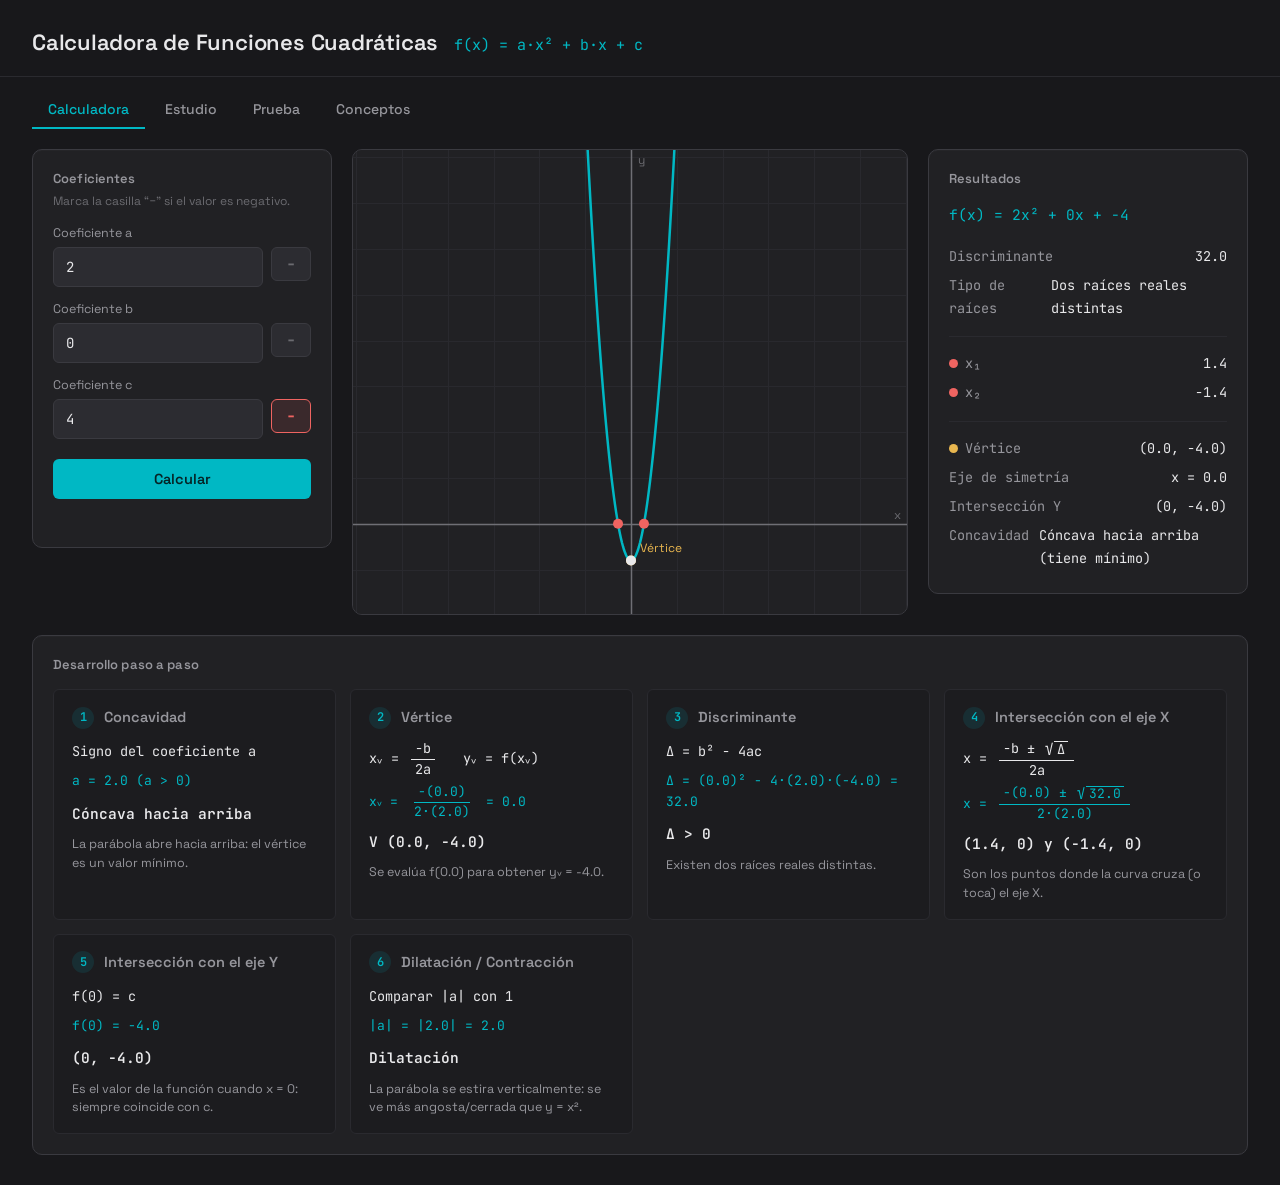
<file: AppSammy/index.html>
<!DOCTYPE html>
<html lang="es">
<head>
  <meta charset="UTF-8" />
  <meta name="viewport" content="width=device-width, initial-scale=1.0" />
  <title>Calculadora de Funciones Cuadráticas</title>

  <link rel="preconnect" href="https://fonts.googleapis.com" />
  <link href="https://fonts.googleapis.com/css2?family=Space+Grotesk:wght@400;500;600;700&family=JetBrains+Mono:wght@400;500;600&display=swap" rel="stylesheet" />

  <link rel="stylesheet" href="css/theme.css" />
  <link rel="stylesheet" href="css/layout.css" />
</head>
<body>
  <div class="page">

    <header class="site-header">
      <h1 class="site-header__title">Calculadora de Funciones Cuadráticas</h1>
      <span class="site-header__formula">f(x) = a·x² + b·x + c</span>
    </header>

    <nav class="mode-tabs">
      <button class="mode-tab active" id="tab-calculadora" data-modo="calculadora">Calculadora</button>
      <button class="mode-tab" id="tab-estudio" data-modo="estudio">Estudio</button>
      <button class="mode-tab" id="tab-prueba" data-modo="prueba">Prueba</button>
      <button class="mode-tab" id="tab-conceptos" data-modo="conceptos">Conceptos</button>
    </nav>

    <main class="workspace" id="workspace">

      <!-- Panel de entrada -->
      <section class="panel" id="panel-entrada">
        <h2 class="panel__title">Coeficientes</h2>
        <p class="panel__hint">Marca la casilla “−” si el valor es negativo.</p>

        <div class="field">
          <label for="input-a">Coeficiente a</label>
          <div class="field-row">
            <input type="text" id="input-a" inputmode="decimal" value="2" />
            <label class="signo-toggle" title="Marcar si es negativo">
              <input type="checkbox" id="input-a-neg" />
              <span class="signo-toggle__box">−</span>
            </label>
          </div>
        </div>

        <div class="field">
          <label for="input-b">Coeficiente b</label>
          <div class="field-row">
            <input type="text" id="input-b" inputmode="decimal" value="0" />
            <label class="signo-toggle" title="Marcar si es negativo">
              <input type="checkbox" id="input-b-neg" />
              <span class="signo-toggle__box">−</span>
            </label>
          </div>
        </div>

        <div class="field">
          <label for="input-c">Coeficiente c</label>
          <div class="field-row">
            <input type="text" id="input-c" inputmode="decimal" value="4" />
            <label class="signo-toggle" title="Marcar si es negativo">
              <input type="checkbox" id="input-c-neg" checked />
              <span class="signo-toggle__box">−</span>
            </label>
          </div>
        </div>

        <button class="btn-calcular" id="btn-calcular">Calcular</button>
        <div class="input-error" id="input-error"></div>
      </section>

      <!-- Panel de gráfica -->
      <section class="panel graph-panel" id="panel-grafica">
        <canvas id="grafica"></canvas>
      </section>

      <!-- Panel de resultados -->
      <section class="panel" id="panel-resultados">
        <h2 class="panel__title">Resultados</h2>
        <div id="resultados-contenido" class="result-placeholder">
          Ingresa los coeficientes y presiona Calcular.
        </div>
      </section>

      <!-- Panel de desarrollo paso a paso -->
      <section class="panel" id="panel-pasos">
        <h2 class="panel__title">Desarrollo paso a paso</h2>
        <div id="pasos-contenido" class="result-placeholder">
          El desarrollo paso a paso aparecerá aquí.
        </div>
      </section>

      <!-- Panel del modo Estudio (guía interactiva) -->
      <section class="panel" id="panel-estudio">
        <h2 class="panel__title">Estudio guiado</h2>
        <div id="estudio-contenido" class="result-placeholder">
          Presiona Calcular y luego cambia a la pestaña Estudio para practicar.
        </div>
      </section>

      <!-- Panel del modo Prueba (examen cronometrado) -->
      <section class="panel" id="panel-prueba">
        <div id="prueba-contenido"></div>
      </section>

      <!-- Panel del modo Conceptos (glosario) -->
      <section class="panel" id="panel-conceptos">
        <h2 class="panel__title">Conceptos</h2>
        <div id="conceptos-contenido"></div>
      </section>

    </main>
  </div>

  <!-- ===== model ===== -->
  <script src="js/model/QuadraticFunction.js"></script>

  <!-- ===== data ===== -->
  <script src="js/data/FormatoMatematico.js"></script>
  <script src="js/data/ResultadoCalculo.js"></script>
  <script src="js/data/CalculadoraCuadratica.js"></script>
  <script src="js/data/GeneradorPasos.js"></script>
  <script src="js/data/GeneradorEjercicios.js"></script>
  <script src="js/data/GeneradorPool.js"></script>
  <script src="js/data/Conceptos.js"></script>

  <!-- ===== ui ===== -->
  <script src="js/ui/GraphPanel.js"></script>
  <script src="js/ui/InputPanel.js"></script>
  <script src="js/ui/ResultPanel.js"></script>
  <script src="js/ui/StepsPanel.js"></script>
  <script src="js/ui/PreguntaWidget.js"></script>
  <script src="js/ui/EstudioPanel.js"></script>
  <script src="js/ui/PruebaPanel.js"></script>
  <script src="js/ui/ConceptosPanel.js"></script>

  <!-- ===== app ===== -->
  <script src="js/app/main.js"></script>
</body>
</html>
</file>
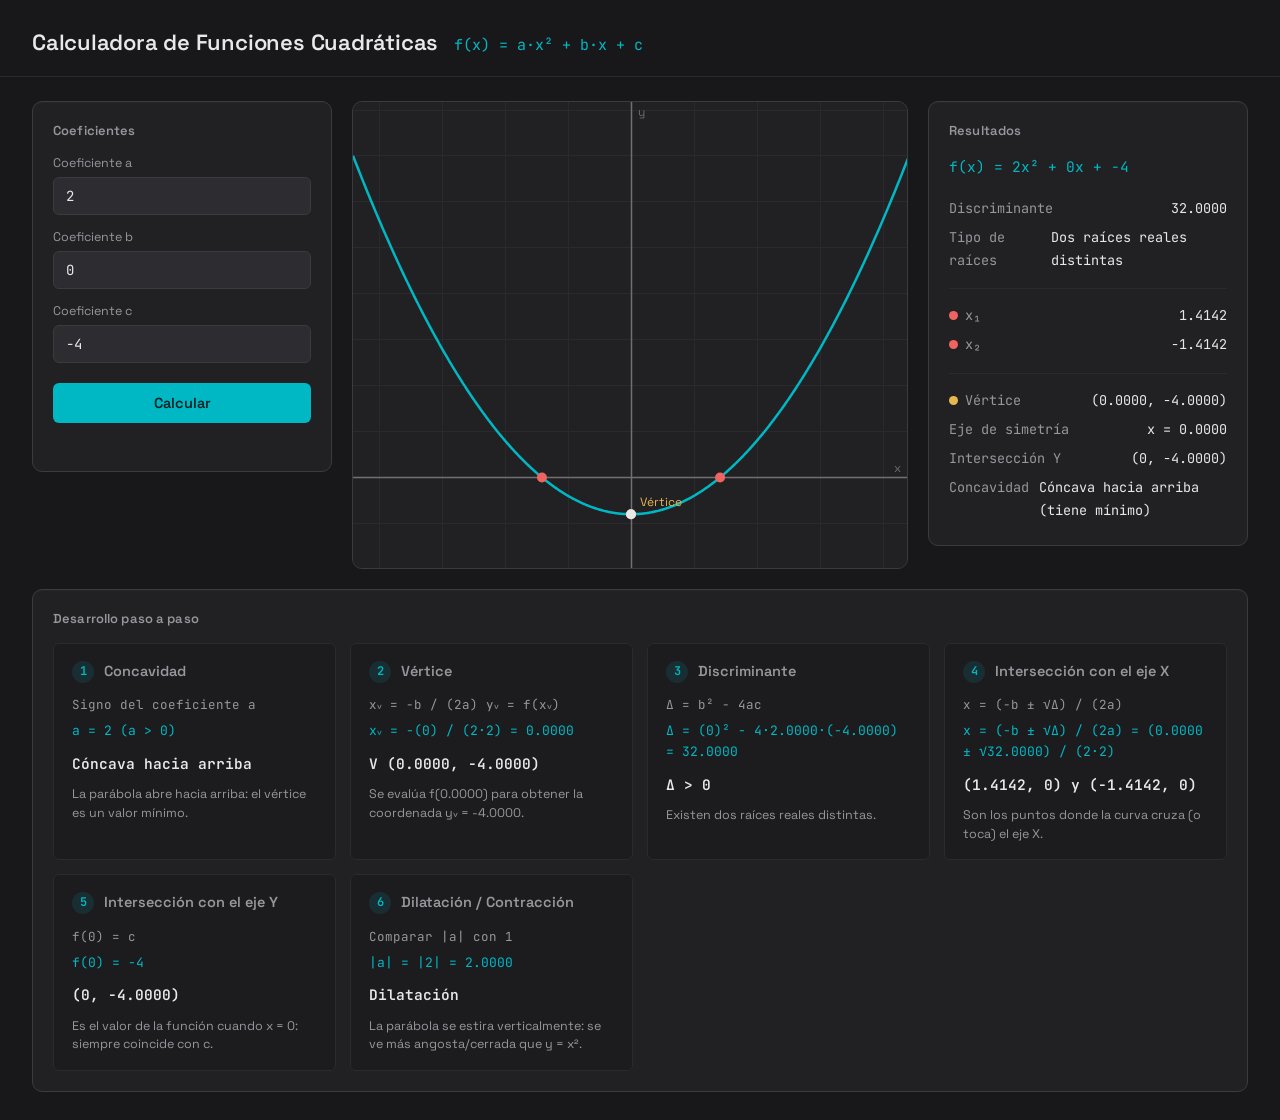
<file: QuadraticWebApp (1)/QuadraticWebApp/index.html>
<!DOCTYPE html>
<html lang="es">
<head>
  <meta charset="UTF-8" />
  <meta name="viewport" content="width=device-width, initial-scale=1.0" />
  <title>Calculadora de Funciones Cuadráticas</title>

  <link rel="preconnect" href="https://fonts.googleapis.com" />
  <link href="https://fonts.googleapis.com/css2?family=Space+Grotesk:wght@400;500;600;700&family=JetBrains+Mono:wght@400;500;600&display=swap" rel="stylesheet" />

  <link rel="stylesheet" href="css/theme.css" />
  <link rel="stylesheet" href="css/layout.css" />
</head>
<body>
  <div class="page">

    <header class="site-header">
      <h1 class="site-header__title">Calculadora de Funciones Cuadráticas</h1>
      <span class="site-header__formula">f(x) = a·x² + b·x + c</span>
    </header>

    <main class="workspace">

      <!-- Panel de entrada -->
      <section class="panel" id="panel-entrada">
        <h2 class="panel__title">Coeficientes</h2>

        <div class="field">
          <label for="input-a">Coeficiente a</label>
          <input type="text" id="input-a" inputmode="decimal" value="2" />
        </div>

        <div class="field">
          <label for="input-b">Coeficiente b</label>
          <input type="text" id="input-b" inputmode="decimal" value="0" />
        </div>

        <div class="field">
          <label for="input-c">Coeficiente c</label>
          <input type="text" id="input-c" inputmode="decimal" value="-4" />
        </div>

        <button class="btn-calcular" id="btn-calcular">Calcular</button>
        <div class="input-error" id="input-error"></div>
      </section>

      <!-- Panel de gráfica -->
      <section class="panel graph-panel" id="panel-grafica">
        <canvas id="grafica"></canvas>
      </section>

      <!-- Panel de resultados -->
      <section class="panel" id="panel-resultados">
        <h2 class="panel__title">Resultados</h2>
        <div id="resultados-contenido" class="result-placeholder">
          Ingresa los coeficientes y presiona Calcular.
        </div>
      </section>

      <!-- Panel de desarrollo paso a paso -->
      <section class="panel" id="panel-pasos">
        <h2 class="panel__title">Desarrollo paso a paso</h2>
        <div id="pasos-contenido" class="result-placeholder">
          El desarrollo paso a paso aparecerá aquí.
        </div>
      </section>

    </main>
  </div>

  <!-- ===== model ===== -->
  <script src="js/model/QuadraticFunction.js"></script>

  <!-- ===== data ===== -->
  <script src="js/data/ResultadoCalculo.js"></script>
  <script src="js/data/CalculadoraCuadratica.js"></script>
  <script src="js/data/GeneradorPasos.js"></script>

  <!-- ===== ui ===== -->
  <script src="js/ui/GraphPanel.js"></script>
  <script src="js/ui/InputPanel.js"></script>
  <script src="js/ui/ResultPanel.js"></script>
  <script src="js/ui/StepsPanel.js"></script>

  <!-- ===== app ===== -->
  <script src="js/app/main.js"></script>
</body>
</html>
</file>
<file: AppSammy/css/theme.css>
/* =======================================================
   theme.css
   Punto único de definición visual del sistema (paleta,
   tipografías, radios). Equivalente web de DarkTheme.java:
   ninguna otra hoja de estilos debe declarar colores propios.
   ======================================================= */

:root {
  --bg-primary: #18181b;
  --bg-panel: #212124;
  --bg-panel-alt: #1c1c1f;
  --bg-field: #2c2c31;
  --border: #3a3a40;
  --border-soft: #2a2a2f;

  --text-primary: #e8e8ea;
  --text-secondary: #96969c;
  --text-dim: #6b6b70;

  --accent: #00b8c4;
  --accent-hover: #1fd0dc;
  --accent-soft: rgba(0, 184, 196, 0.12);
  --accent-ink: #052426;

  --red: #ef6461;
  --red-soft: rgba(239, 100, 97, 0.12);
  --yellow: #e8b64f;

  --grid-line: #29292e;
  --axis-line: #6f6f75;

  --font-display: 'Space Grotesk', 'Segoe UI', sans-serif;
  --font-mono: 'JetBrains Mono', 'Consolas', monospace;

  --radius-sm: 6px;
  --radius-md: 10px;

  --shadow-panel: 0 1px 0 rgba(255, 255, 255, 0.02) inset;
}

* {
  box-sizing: border-box;
}

html, body {
  margin: 0;
  padding: 0;
  background: var(--bg-primary);
  color: var(--text-primary);
  font-family: var(--font-display);
}

::selection {
  background: var(--accent-soft);
  color: var(--text-primary);
}

:focus-visible {
  outline: 2px solid var(--accent);
  outline-offset: 2px;
}
</file>
<file: AppSammy/css/layout.css>
/* =======================================================
   layout.css
   Estructura de página y estilos de componentes concretos.
   Usa exclusivamente las variables definidas en theme.css.
   ======================================================= */

.page {
  min-height: 100vh;
  display: flex;
  flex-direction: column;
}

/* ---------- Encabezado ---------- */

.site-header {
  padding: 28px 32px 20px;
  border-bottom: 1px solid var(--border-soft);
  display: flex;
  align-items: baseline;
  gap: 16px;
  flex-wrap: wrap;
}

.site-header__title {
  font-size: 22px;
  font-weight: 600;
  margin: 0;
  letter-spacing: -0.01em;
}

.site-header__formula {
  font-family: var(--font-mono);
  color: var(--accent);
  font-size: 15px;
}

/* ---------- Pestañas de modo ---------- */

.mode-tabs {
  display: flex;
  flex-wrap: wrap;
  gap: 4px;
  padding: 14px 32px 0;
}

.mode-tab {
  background: transparent;
  border: none;
  color: var(--text-secondary);
  font-family: var(--font-display);
  font-size: 14px;
  font-weight: 500;
  padding: 9px 16px;
  border-radius: var(--radius-sm) var(--radius-sm) 0 0;
  cursor: pointer;
  border-bottom: 2px solid transparent;
  transition: color 0.15s ease, border-color 0.15s ease;
}

.mode-tab:hover {
  color: var(--text-primary);
}

.mode-tab.active {
  color: var(--accent);
  border-bottom-color: var(--accent);
}

/* ---------- Layout principal ---------- */

.workspace {
  flex: 1;
  display: grid;
  grid-template-columns: 300px 1fr 320px;
  grid-template-areas:
    "inputs graph results"
    "pasos  pasos  pasos";
  gap: 20px;
  padding: 20px 32px 32px;
  align-items: start;
}

#panel-entrada { grid-area: inputs; }
#panel-grafica { grid-area: graph; }
#panel-resultados { grid-area: results; }
#panel-pasos { grid-area: pasos; }
#panel-estudio { display: none; }

.workspace.modo-estudio {
  grid-template-columns: 300px 1fr;
  grid-template-areas:
    "inputs graph"
    "estudio estudio";
}

.workspace.modo-estudio #panel-resultados,
.workspace.modo-estudio #panel-pasos {
  display: none;
}

.workspace.modo-estudio #panel-estudio {
  display: block;
  grid-area: estudio;
}

#panel-prueba,
#panel-conceptos {
  display: none;
}

.workspace.modo-prueba,
.workspace.modo-conceptos {
  grid-template-columns: 1fr;
}

.workspace.modo-prueba { grid-template-areas: "prueba"; }
.workspace.modo-conceptos { grid-template-areas: "conceptos"; }

.workspace.modo-prueba #panel-entrada,
.workspace.modo-prueba #panel-grafica,
.workspace.modo-prueba #panel-resultados,
.workspace.modo-prueba #panel-pasos,
.workspace.modo-conceptos #panel-entrada,
.workspace.modo-conceptos #panel-grafica,
.workspace.modo-conceptos #panel-resultados,
.workspace.modo-conceptos #panel-pasos {
  display: none;
}

.workspace.modo-prueba #panel-prueba {
  display: block;
  grid-area: prueba;
  max-width: 720px;
  margin: 0 auto;
  width: 100%;
}

.workspace.modo-conceptos #panel-conceptos {
  display: block;
  grid-area: conceptos;
}

@media (max-width: 980px) {
  .workspace {
    grid-template-columns: 1fr;
    grid-template-areas:
      "inputs"
      "graph"
      "results"
      "pasos";
  }

  .workspace.modo-estudio {
    grid-template-columns: 1fr;
    grid-template-areas:
      "inputs"
      "graph"
      "estudio";
  }
}

.panel {
  background: var(--bg-panel);
  border: 1px solid var(--border);
  border-radius: var(--radius-md);
  box-shadow: var(--shadow-panel);
  padding: 20px;
}

.panel__title {
  font-size: 13px;
  text-transform: none;
  color: var(--text-secondary);
  margin: 0 0 16px;
  font-weight: 600;
  letter-spacing: 0.01em;
}

.panel__hint {
  font-size: 12px;
  color: var(--text-dim);
  margin: -10px 0 16px;
}

/* ---------- Panel de entrada ---------- */

.field {
  margin-bottom: 14px;
}

.field label {
  display: block;
  font-size: 12.5px;
  color: var(--text-secondary);
  margin-bottom: 6px;
}

.field-row {
  display: flex;
  gap: 8px;
  align-items: stretch;
}

.field-row input {
  flex: 1;
  min-width: 0;
}

.field input {
  width: 100%;
  background: var(--bg-field);
  border: 1px solid var(--border);
  color: var(--text-primary);
  font-family: var(--font-mono);
  font-size: 14px;
  padding: 9px 12px;
  border-radius: var(--radius-sm);
  transition: border-color 0.15s ease;
}

.field input:focus {
  border-color: var(--accent);
}

/* Checkbox "−" reutilizable: convierte el checkbox nativo en una
   casilla cuadrada que resalta en rojo cuando está marcada, para
   indicar signo negativo sin depender de la tecla "-" del teclado
   numérico del celular. */
.signo-toggle {
  display: flex;
  align-items: center;
  cursor: pointer;
  user-select: none;
  flex-shrink: 0;
}

.signo-toggle input {
  position: absolute;
  opacity: 0;
  width: 0;
  height: 0;
}

.signo-toggle__box {
  width: 40px;
  height: 100%;
  min-height: 34px;
  display: flex;
  align-items: center;
  justify-content: center;
  background: var(--bg-field);
  border: 1px solid var(--border);
  border-radius: var(--radius-sm);
  color: var(--text-dim);
  font-family: var(--font-mono);
  font-size: 17px;
  font-weight: 600;
  transition: background 0.15s ease, border-color 0.15s ease, color 0.15s ease;
}

.signo-toggle input:checked + .signo-toggle__box {
  background: var(--red-soft);
  border-color: var(--red);
  color: var(--red);
}

.signo-toggle input:disabled + .signo-toggle__box {
  cursor: default;
  opacity: 0.75;
}

.btn-calcular {
  width: 100%;
  margin-top: 6px;
  background: var(--accent);
  color: var(--accent-ink);
  border: none;
  font-family: var(--font-display);
  font-weight: 600;
  font-size: 14.5px;
  padding: 11px 16px;
  border-radius: var(--radius-sm);
  cursor: pointer;
  transition: background 0.15s ease, transform 0.05s ease;
}

.btn-calcular:hover {
  background: var(--accent-hover);
}

.btn-calcular:active {
  transform: translateY(1px);
}

.input-error {
  min-height: 18px;
  color: var(--red);
  font-size: 12.5px;
  margin-top: 10px;
}

/* ---------- Panel de gráfica ---------- */

.graph-panel {
  padding: 0;
  overflow: hidden;
  min-height: 460px;
  display: flex;
}

#grafica {
  width: 100%;
  height: 100%;
  min-height: 460px;
  display: block;
}

.graph-empty {
  margin: auto;
  color: var(--text-dim);
  font-size: 14px;
}

/* ---------- Panel de resultados ---------- */

.result-placeholder {
  color: var(--text-secondary);
  font-size: 13.5px;
  line-height: 1.6;
}

.result-block {
  font-family: var(--font-mono);
  font-size: 13.5px;
  line-height: 1.7;
}

.result-formula {
  color: var(--accent);
  font-size: 14.5px;
  margin-bottom: 14px;
}

.result-row {
  display: flex;
  justify-content: space-between;
  gap: 10px;
  padding: 3px 0;
  color: var(--text-primary);
}

.result-row span:first-child {
  color: var(--text-secondary);
}

.result-section {
  margin-top: 14px;
  padding-top: 12px;
  border-top: 1px solid var(--border-soft);
}

.tag-raiz {
  display: inline-block;
  width: 9px;
  height: 9px;
  border-radius: 50%;
  background: var(--red);
  margin-right: 7px;
}

.tag-vertice {
  background: var(--yellow);
}

.result-error {
  color: var(--red);
  font-size: 13.5px;
  line-height: 1.6;
}

/* ---------- Panel de pasos ---------- */

.steps-grid {
  display: grid;
  grid-template-columns: repeat(auto-fill, minmax(260px, 1fr));
  gap: 14px;
}

.step-card {
  background: var(--bg-panel-alt);
  border: 1px solid var(--border-soft);
  border-radius: var(--radius-sm);
  padding: 16px 18px;
}

.step-card__header {
  display: flex;
  align-items: center;
  gap: 10px;
  margin-bottom: 12px;
}

.step-card__numero {
  width: 22px;
  height: 22px;
  min-width: 22px;
  border-radius: 50%;
  background: var(--accent-soft);
  color: var(--accent);
  font-family: var(--font-mono);
  font-size: 12px;
  font-weight: 600;
  display: flex;
  align-items: center;
  justify-content: center;
}

.step-card__titulo {
  font-weight: 600;
  font-size: 14.5px;
}

.step-card__sustitucion {
  font-family: var(--font-mono);
  font-size: 13px;
  color: var(--accent);
  margin-bottom: 10px;
  word-break: break-word;
}

.step-card__resultado {
  font-family: var(--font-mono);
  font-size: 14.5px;
  font-weight: 600;
  color: var(--text-primary);
  margin-bottom: 10px;
}

.step-card__interpretacion {
  font-size: 12.5px;
  color: var(--text-secondary);
  line-height: 1.5;
  margin: 0;
}

/* ---------- Notación matemática (fracciones y raíces) ---------- */

.math-frac {
  display: inline-flex;
  flex-direction: column;
  align-items: center;
  vertical-align: middle;
  margin: 0 4px;
  line-height: 1.15;
}

.math-frac .math-num {
  border-bottom: 1.4px solid currentColor;
  padding: 0 4px 2px;
}

.math-frac .math-den {
  padding: 2px 4px 0;
}

.math-sqrt {
  display: inline-flex;
  align-items: flex-start;
  margin: 0 2px;
}

.math-sqrt .math-sqrt-radical {
  transform: scaleY(1.25) translateY(1px);
  margin-right: 1px;
}

.math-sqrt .math-sqrt-content {
  border-top: 1.4px solid currentColor;
  padding: 0 3px;
}

/* Las fórmulas generales ahora combinan texto y fracciones/raíces HTML,
   así que les damos un poco más de tamaño y contraste. */
.step-card__formula {
  font-family: var(--font-mono);
  font-size: 13.5px;
  color: var(--text-primary);
  margin-bottom: 8px;
}

/* ---------- Panel de Estudio (guía interactiva) ---------- */

.study-card {
  display: flex;
  flex-direction: column;
  gap: 4px;
}

.study-card__header {
  display: flex;
  align-items: center;
  gap: 10px;
  margin-bottom: 4px;
}

.study-card__numero {
  font-family: var(--font-mono);
  font-size: 12px;
  color: var(--accent);
  background: var(--accent-soft);
  padding: 3px 8px;
  border-radius: 999px;
}

.study-card__titulo {
  font-weight: 600;
  font-size: 15px;
}

.study-card__guia {
  color: var(--text-secondary);
  font-size: 13.5px;
  line-height: 1.55;
  margin: 4px 0 10px;
}

.study-card__formula {
  font-family: var(--font-mono);
  font-size: 14px;
  color: var(--text-primary);
  background: var(--bg-panel-alt);
  border: 1px solid var(--border-soft);
  border-radius: var(--radius-sm);
  padding: 10px 14px;
  margin-bottom: 14px;
}

.study-card__resultado {
  font-family: var(--font-mono);
  font-size: 14.5px;
  font-weight: 600;
  color: var(--accent);
  margin-bottom: 14px;
}

.study-inputs {
  display: flex;
  flex-wrap: wrap;
  gap: 14px;
  margin-bottom: 14px;
}

.study-input-row {
  display: flex;
  gap: 8px;
  align-items: flex-end;
}

.study-input {
  display: flex;
  flex-direction: column;
  gap: 6px;
  font-size: 12.5px;
  color: var(--text-secondary);
}

.study-input__field {
  background: var(--bg-field);
  border: 1px solid var(--border);
  color: var(--text-primary);
  font-family: var(--font-mono);
  font-size: 14px;
  padding: 8px 12px;
  border-radius: var(--radius-sm);
  width: 130px;
}

.study-input__field:focus {
  border-color: var(--accent);
}

.study-input__field.correcto {
  border-color: var(--accent);
  background: var(--accent-soft);
}

.study-input__field.incorrecto {
  border-color: var(--red);
  background: var(--red-soft);
}

.study-options {
  display: flex;
  flex-direction: column;
  gap: 8px;
  margin-bottom: 14px;
}

.study-option {
  text-align: left;
  background: var(--bg-field);
  border: 1px solid var(--border);
  color: var(--text-primary);
  font-family: var(--font-display);
  font-size: 13.5px;
  padding: 10px 14px;
  border-radius: var(--radius-sm);
  cursor: pointer;
  transition: border-color 0.15s ease, background 0.15s ease;
}

.study-option:hover:not(:disabled) {
  border-color: var(--accent);
}

.study-option:disabled {
  cursor: default;
}

.study-option.correcta {
  border-color: var(--accent);
  background: var(--accent-soft);
  color: var(--accent);
}

.study-option.incorrecta {
  border-color: var(--red);
  background: var(--red-soft);
  color: var(--red);
}

.study-feedback {
  font-size: 13px;
  line-height: 1.6;
  min-height: 0;
  margin-bottom: 12px;
}

.study-feedback.exito {
  color: var(--accent);
}

.study-feedback.error {
  color: var(--red);
}

.study-actions {
  display: flex;
  justify-content: flex-end;
}

.btn-estudio {
  background: var(--accent);
  color: var(--accent-ink);
  border: none;
  font-family: var(--font-display);
  font-weight: 600;
  font-size: 13.5px;
  padding: 9px 18px;
  border-radius: var(--radius-sm);
  cursor: pointer;
  transition: background 0.15s ease;
}

.btn-estudio:hover {
  background: var(--accent-hover);
}

.study-final {
  text-align: center;
  padding: 24px 12px;
}

.study-final__icono {
  width: 44px;
  height: 44px;
  line-height: 44px;
  border-radius: 50%;
  background: var(--accent-soft);
  color: var(--accent);
  font-size: 20px;
  margin: 0 auto 16px;
}

.study-final h3 {
  font-size: 16px;
  margin: 0 0 8px;
}

.study-final p {
  color: var(--text-secondary);
  font-size: 13.5px;
  line-height: 1.6;
  max-width: 480px;
  margin: 0 auto 20px;
}

.study-final .btn-estudio {
  padding: 10px 22px;
}

/* ---------- Panel de Prueba (examen cronometrado) ---------- */

.prueba-inicio {
  text-align: center;
  padding: 12px 8px 20px;
}

.prueba-inicio h3 {
  font-size: 17px;
  margin: 0 0 16px;
}

.prueba-inicio__lista {
  text-align: left;
  list-style: none;
  padding: 0;
  margin: 0 0 22px;
  display: flex;
  flex-direction: column;
  gap: 10px;
}

.prueba-inicio__lista li {
  font-size: 13.5px;
  color: var(--text-secondary);
  line-height: 1.5;
  padding-left: 20px;
  position: relative;
}

.prueba-inicio__lista li::before {
  content: '›';
  position: absolute;
  left: 0;
  color: var(--accent);
  font-weight: 700;
}

.prueba-inicio .btn-estudio {
  padding: 11px 26px;
  font-size: 14.5px;
}

.prueba-header {
  display: flex;
  justify-content: space-between;
  align-items: center;
  margin-bottom: 14px;
}

.prueba-header__progreso {
  font-size: 12.5px;
  color: var(--text-secondary);
  font-family: var(--font-mono);
}

.prueba-header__timer {
  font-family: var(--font-mono);
  font-size: 15px;
  font-weight: 600;
  color: var(--accent);
  background: var(--accent-soft);
  padding: 4px 12px;
  border-radius: 999px;
}

.prueba-header__timer--urgente {
  color: var(--red);
  background: var(--red-soft);
}

.prueba-final {
  text-align: center;
  padding: 20px 12px;
}

.prueba-final__aviso {
  color: var(--red);
  font-size: 13px;
  margin: 0 0 16px;
}

.prueba-final__nota {
  font-family: var(--font-mono);
  font-size: 44px;
  font-weight: 700;
  line-height: 1;
  margin-bottom: 10px;
}

.prueba-final__nota.aprobado { color: var(--accent); }
.prueba-final__nota.reprobado { color: var(--red); }

.prueba-final__detalle {
  color: var(--text-secondary);
  font-size: 13.5px;
  margin: 0 0 6px;
}

.prueba-final__estado {
  font-size: 13.5px;
  font-weight: 600;
  margin: 0 0 22px;
}

.prueba-final__estado.aprobado { color: var(--accent); }
.prueba-final__estado.reprobado { color: var(--red); }

/* ---------- Panel de Conceptos (glosario) ---------- */

.conceptos-grid {
  display: grid;
  grid-template-columns: repeat(auto-fill, minmax(280px, 1fr));
  gap: 16px;
}

.concepto-card {
  background: var(--bg-panel-alt);
  border: 1px solid var(--border-soft);
  border-radius: var(--radius-sm);
  padding: 18px 20px;
}

.concepto-card__icono {
  font-size: 22px;
  margin-bottom: 10px;
}

.concepto-card__termino {
  font-weight: 600;
  font-size: 14.5px;
  margin-bottom: 8px;
}

.concepto-card__texto {
  font-size: 13px;
  color: var(--text-secondary);
  line-height: 1.6;
  margin: 0;
}
</file>
<file: QuadraticWebApp (1)/QuadraticWebApp/css/theme.css>
/* =======================================================
   theme.css
   Punto único de definición visual del sistema (paleta,
   tipografías, radios). Equivalente web de DarkTheme.java:
   ninguna otra hoja de estilos debe declarar colores propios.
   ======================================================= */

:root {
  --bg-primary: #18181b;
  --bg-panel: #212124;
  --bg-panel-alt: #1c1c1f;
  --bg-field: #2c2c31;
  --border: #3a3a40;
  --border-soft: #2a2a2f;

  --text-primary: #e8e8ea;
  --text-secondary: #96969c;
  --text-dim: #6b6b70;

  --accent: #00b8c4;
  --accent-hover: #1fd0dc;
  --accent-soft: rgba(0, 184, 196, 0.12);
  --accent-ink: #052426;

  --red: #ef6461;
  --red-soft: rgba(239, 100, 97, 0.12);
  --yellow: #e8b64f;

  --grid-line: #29292e;
  --axis-line: #6f6f75;

  --font-display: 'Space Grotesk', 'Segoe UI', sans-serif;
  --font-mono: 'JetBrains Mono', 'Consolas', monospace;

  --radius-sm: 6px;
  --radius-md: 10px;

  --shadow-panel: 0 1px 0 rgba(255, 255, 255, 0.02) inset;
}

* {
  box-sizing: border-box;
}

html, body {
  margin: 0;
  padding: 0;
  background: var(--bg-primary);
  color: var(--text-primary);
  font-family: var(--font-display);
}

::selection {
  background: var(--accent-soft);
  color: var(--text-primary);
}

:focus-visible {
  outline: 2px solid var(--accent);
  outline-offset: 2px;
}
</file>
<file: QuadraticWebApp (1)/QuadraticWebApp/css/layout.css>
/* =======================================================
   layout.css
   Estructura de página y estilos de componentes concretos.
   Usa exclusivamente las variables definidas en theme.css.
   ======================================================= */

.page {
  min-height: 100vh;
  display: flex;
  flex-direction: column;
}

/* ---------- Encabezado ---------- */

.site-header {
  padding: 28px 32px 20px;
  border-bottom: 1px solid var(--border-soft);
  display: flex;
  align-items: baseline;
  gap: 16px;
  flex-wrap: wrap;
}

.site-header__title {
  font-size: 22px;
  font-weight: 600;
  margin: 0;
  letter-spacing: -0.01em;
}

.site-header__formula {
  font-family: var(--font-mono);
  color: var(--accent);
  font-size: 15px;
}

/* ---------- Layout principal ---------- */

.workspace {
  flex: 1;
  display: grid;
  grid-template-columns: 300px 1fr 320px;
  grid-template-areas:
    "inputs graph results"
    "pasos  pasos  pasos";
  gap: 20px;
  padding: 24px 32px 32px;
  align-items: start;
}

#panel-entrada { grid-area: inputs; }
#panel-grafica { grid-area: graph; }
#panel-resultados { grid-area: results; }
#panel-pasos { grid-area: pasos; }

@media (max-width: 980px) {
  .workspace {
    grid-template-columns: 1fr;
    grid-template-areas:
      "inputs"
      "graph"
      "results"
      "pasos";
  }
}

.panel {
  background: var(--bg-panel);
  border: 1px solid var(--border);
  border-radius: var(--radius-md);
  box-shadow: var(--shadow-panel);
  padding: 20px;
}

.panel__title {
  font-size: 13px;
  text-transform: none;
  color: var(--text-secondary);
  margin: 0 0 16px;
  font-weight: 600;
  letter-spacing: 0.01em;
}

/* ---------- Panel de entrada ---------- */

.field {
  margin-bottom: 14px;
}

.field label {
  display: block;
  font-size: 12.5px;
  color: var(--text-secondary);
  margin-bottom: 6px;
}

.field input {
  width: 100%;
  background: var(--bg-field);
  border: 1px solid var(--border);
  color: var(--text-primary);
  font-family: var(--font-mono);
  font-size: 14px;
  padding: 9px 12px;
  border-radius: var(--radius-sm);
  transition: border-color 0.15s ease;
}

.field input:focus {
  border-color: var(--accent);
}

.btn-calcular {
  width: 100%;
  margin-top: 6px;
  background: var(--accent);
  color: var(--accent-ink);
  border: none;
  font-family: var(--font-display);
  font-weight: 600;
  font-size: 14.5px;
  padding: 11px 16px;
  border-radius: var(--radius-sm);
  cursor: pointer;
  transition: background 0.15s ease, transform 0.05s ease;
}

.btn-calcular:hover {
  background: var(--accent-hover);
}

.btn-calcular:active {
  transform: translateY(1px);
}

.input-error {
  min-height: 18px;
  color: var(--red);
  font-size: 12.5px;
  margin-top: 10px;
}

/* ---------- Panel de gráfica ---------- */

.graph-panel {
  padding: 0;
  overflow: hidden;
  min-height: 460px;
  display: flex;
}

#grafica {
  width: 100%;
  height: 100%;
  min-height: 460px;
  display: block;
}

.graph-empty {
  margin: auto;
  color: var(--text-dim);
  font-size: 14px;
}

/* ---------- Panel de resultados ---------- */

.result-placeholder {
  color: var(--text-secondary);
  font-size: 13.5px;
  line-height: 1.6;
}

.result-block {
  font-family: var(--font-mono);
  font-size: 13.5px;
  line-height: 1.7;
}

.result-formula {
  color: var(--accent);
  font-size: 14.5px;
  margin-bottom: 14px;
}

.result-row {
  display: flex;
  justify-content: space-between;
  gap: 10px;
  padding: 3px 0;
  color: var(--text-primary);
}

.result-row span:first-child {
  color: var(--text-secondary);
}

.result-section {
  margin-top: 14px;
  padding-top: 12px;
  border-top: 1px solid var(--border-soft);
}

.tag-raiz {
  display: inline-block;
  width: 9px;
  height: 9px;
  border-radius: 50%;
  background: var(--red);
  margin-right: 7px;
}

.tag-vertice {
  background: var(--yellow);
}

.result-error {
  color: var(--red);
  font-size: 13.5px;
  line-height: 1.6;
}

/* ---------- Panel de pasos ---------- */

.steps-grid {
  display: grid;
  grid-template-columns: repeat(auto-fill, minmax(260px, 1fr));
  gap: 14px;
}

.step-card {
  background: var(--bg-panel-alt);
  border: 1px solid var(--border-soft);
  border-radius: var(--radius-sm);
  padding: 16px 18px;
}

.step-card__header {
  display: flex;
  align-items: center;
  gap: 10px;
  margin-bottom: 12px;
}

.step-card__numero {
  width: 22px;
  height: 22px;
  min-width: 22px;
  border-radius: 50%;
  background: var(--accent-soft);
  color: var(--accent);
  font-family: var(--font-mono);
  font-size: 12px;
  font-weight: 600;
  display: flex;
  align-items: center;
  justify-content: center;
}

.step-card__titulo {
  font-weight: 600;
  font-size: 14.5px;
}

.step-card__formula {
  font-family: var(--font-mono);
  font-size: 12.5px;
  color: var(--text-secondary);
  margin-bottom: 6px;
}

.step-card__sustitucion {
  font-family: var(--font-mono);
  font-size: 13px;
  color: var(--accent);
  margin-bottom: 10px;
  word-break: break-word;
}

.step-card__resultado {
  font-family: var(--font-mono);
  font-size: 14.5px;
  font-weight: 600;
  color: var(--text-primary);
  margin-bottom: 10px;
}

.step-card__interpretacion {
  font-size: 12.5px;
  color: var(--text-secondary);
  line-height: 1.5;
  margin: 0;
}
</file>
